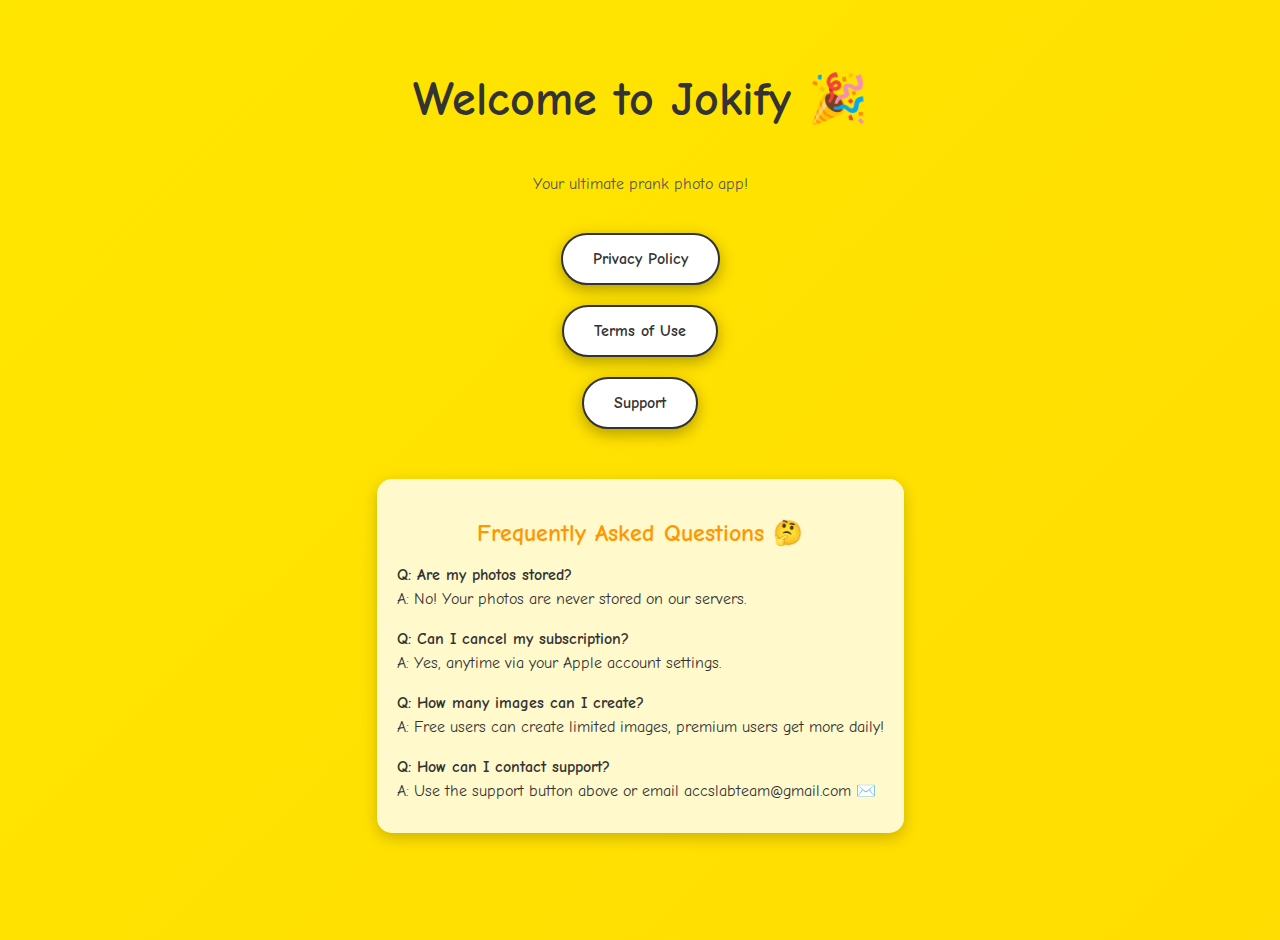
<file: index.html>
<!DOCTYPE html>
<html lang="en">
<head>
  <meta charset="UTF-8" />
  <meta name="viewport" content="width=device-width, initial-scale=1.0"/>
  <title>Jokify - Prank App</title>
  <link href="https://fonts.googleapis.com/css2?family=Comic+Neue:wght@400;700&display=swap" rel="stylesheet">
  <style>
    body {
      margin: 0;
      font-family: 'Comic Neue', cursive;
      background: linear-gradient(135deg, #ffe600, #ffc107);
      color: #333;
      display: flex;
      flex-direction: column;
      align-items: center;
      justify-content: flex-start;
      min-height: 100vh;
      text-align: center;
      background-size: 400% 400%;
      animation: gradientBG 10s ease infinite;
      padding: 20px;
    }
    h1 {
      font-size: 3rem;
      animation: bounce 2s infinite;
      margin-top: 50px;
    }
    p {
      font-size: 16px;
      color: #555;
      margin-bottom: 30px;
    }
    .button {
      display: inline-block;
      margin: 10px;
      padding: 15px 30px;
      background: #fff;
      border: 2px solid #333;
      border-radius: 50px;
      text-decoration: none;
      color: #333;
      font-weight: bold;
      transition: all 0.3s ease;
      box-shadow: 0 5px 15px rgba(0,0,0,0.3);
    }
    .button:hover {
      background: #333;
      color: #fff;
      transform: scale(1.1);
    }
    @keyframes bounce {
      0%, 100% { transform: translateY(0); }
      50% { transform: translateY(-15px); }
    }
    @keyframes gradientBG {
      0% {background-position: 0% 50%;}
      50% {background-position: 100% 50%;}
      100% {background-position: 0% 50%;}
    }
    .faq {
      margin-top: 40px;
      text-align: left;
      max-width: 600px;
      background: rgba(255, 255, 255, 0.8);
      padding: 20px;
      border-radius: 15px;
      box-shadow: 0 5px 15px rgba(0,0,0,0.2);
    }
    .faq h2 {
      color: #ff9800;
      margin-bottom: 15px;
      text-align: center;
    }
    .faq p {
      margin-bottom: 10px;
      color: #333;
      line-height: 1.5;
    }
    @media (max-width: 600px) {
      h1 {
        font-size: 2rem;
      }
      p {
        font-size: 14px;
      }
      .button {
        padding: 10px 20px;
        font-size: 14px;
      }
      .faq {
        padding: 15px;
      }
    }
  </style>
</head>
<body>
  <h1>Welcome to Jokify 🎉</h1>
  <p>Your ultimate prank photo app!</p>

  <a class="button" href="privacy.html">Privacy Policy</a>
  <a class="button" href="https://www.apple.com/legal/internet-services/itunes/dev/stdeula/" target="_blank">Terms of Use</a>
  <a class="button" href="mailto:accslabteam@gmail.com?subject=Support%20Request%20-%20Jokify">Support</a>

  <div class="faq">
    <h2>Frequently Asked Questions 🤔</h2>
    <p><strong>Q: Are my photos stored?</strong><br>A: No! Your photos are never stored on our servers.</p>
    <p><strong>Q: Can I cancel my subscription?</strong><br>A: Yes, anytime via your Apple account settings.</p>
    <p><strong>Q: How many images can I create?</strong><br>A: Free users can create limited images, premium users get more daily!</p>
    <p><strong>Q: How can I contact support?</strong><br>A: Use the support button above or email accslabteam@gmail.com ✉️</p>
  </div>
</body>
</html>
</file>
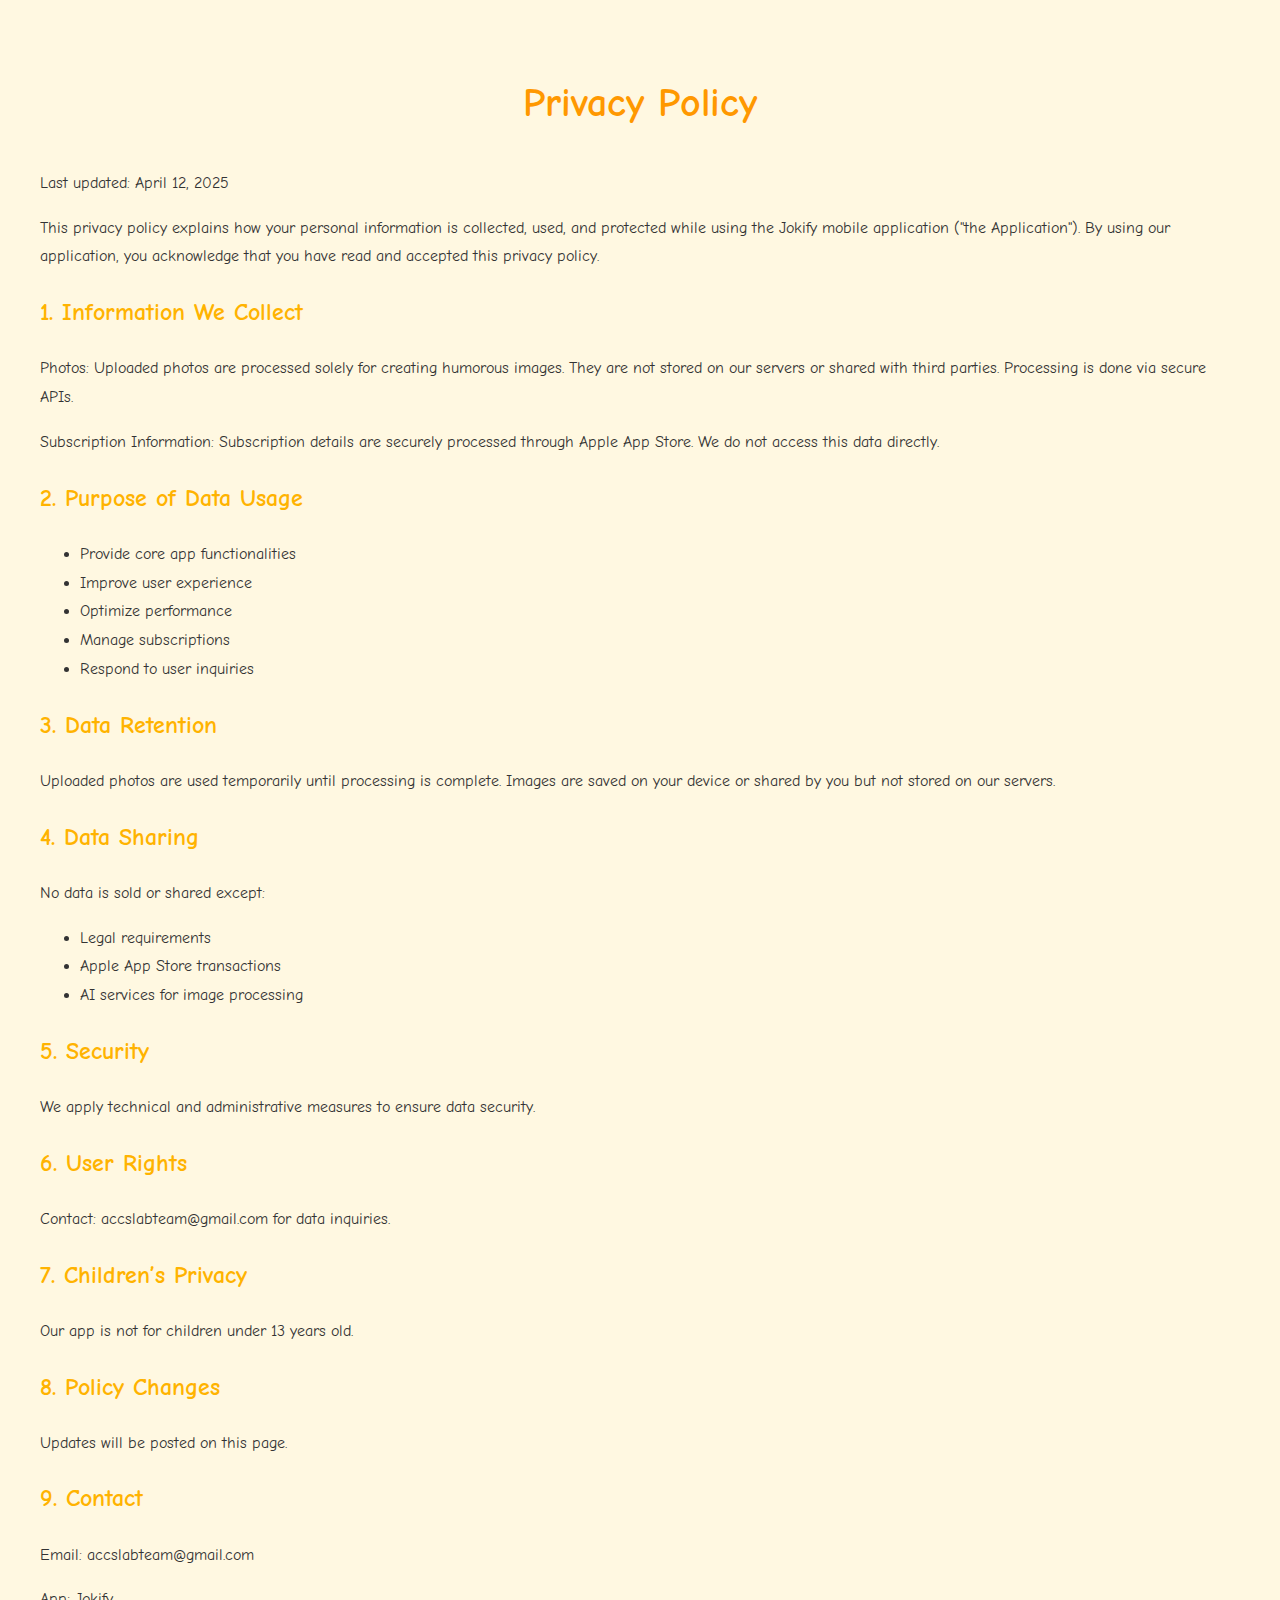
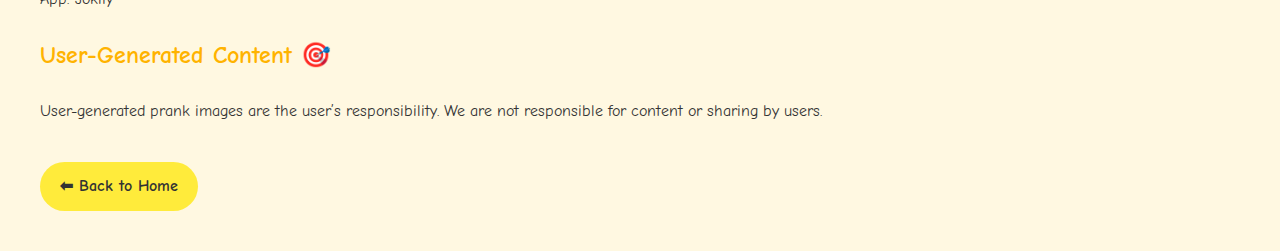
<file: privacy.html>
<!DOCTYPE html>
<html lang="en">
<head>
  <meta charset="UTF-8" />
  <meta name="viewport" content="width=device-width, initial-scale=1.0"/>
  <title>Privacy Policy - Jokify</title>
  <link href="https://fonts.googleapis.com/css2?family=Comic+Neue:wght@400;700&display=swap" rel="stylesheet">
  <style>
    body {
      margin: 0;
      padding: 40px;
      font-family: 'Comic Neue', cursive;
      background: #fff8e1;
      color: #333;
      line-height: 1.8;
    }
    h1 {
      color: #ff9800;
      text-align: center;
      margin-bottom: 30px;
      font-size: 2.5rem;
    }
    h2 {
      color: #ffb300;
      margin-top: 20px;
    }
    a {
      color: #ff6f00;
      text-decoration: none;
    }
    a:hover {
      text-decoration: underline;
    }
    .back {
      display: inline-block;
      margin-top: 20px;
      background: #ffeb3b;
      color: #333;
      padding: 10px 20px;
      border-radius: 30px;
      text-decoration: none;
      font-weight: bold;
    }
    .back:hover {
      background: #fdd835;
    }
  </style>
</head>
<body>
  <h1>Privacy Policy</h1>
  <p>Last updated: April 12, 2025</p>

  <p>This privacy policy explains how your personal information is collected, used, and protected while using the Jokify mobile application ("the Application"). By using our application, you acknowledge that you have read and accepted this privacy policy.</p>

  <h2>1. Information We Collect</h2>
  <p>Photos: Uploaded photos are processed solely for creating humorous images. They are not stored on our servers or shared with third parties. Processing is done via secure APIs.</p>
  <p>Subscription Information: Subscription details are securely processed through Apple App Store. We do not access this data directly.</p>

  <h2>2. Purpose of Data Usage</h2>
  <ul>
    <li>Provide core app functionalities</li>
    <li>Improve user experience</li>
    <li>Optimize performance</li>
    <li>Manage subscriptions</li>
    <li>Respond to user inquiries</li>
  </ul>

  <h2>3. Data Retention</h2>
  <p>Uploaded photos are used temporarily until processing is complete. Images are saved on your device or shared by you but not stored on our servers.</p>

  <h2>4. Data Sharing</h2>
  <p>No data is sold or shared except:</p>
  <ul>
    <li>Legal requirements</li>
    <li>Apple App Store transactions</li>
    <li>AI services for image processing</li>
  </ul>

  <h2>5. Security</h2>
  <p>We apply technical and administrative measures to ensure data security.</p>

  <h2>6. User Rights</h2>
  <p>Contact: accslabteam@gmail.com for data inquiries.</p>

  <h2>7. Children’s Privacy</h2>
  <p>Our app is not for children under 13 years old.</p>

  <h2>8. Policy Changes</h2>
  <p>Updates will be posted on this page.</p>

  <h2>9. Contact</h2>
  <p>Email: accslabteam@gmail.com</p>
  <p>App: Jokify</p>

  <h2>User-Generated Content 🎯</h2>
  <p>User-generated prank images are the user’s responsibility. We are not responsible for content or sharing by users.</p>

  <a class="back" href="index.html">⬅ Back to Home</a>
</body>
</html>
</file>
